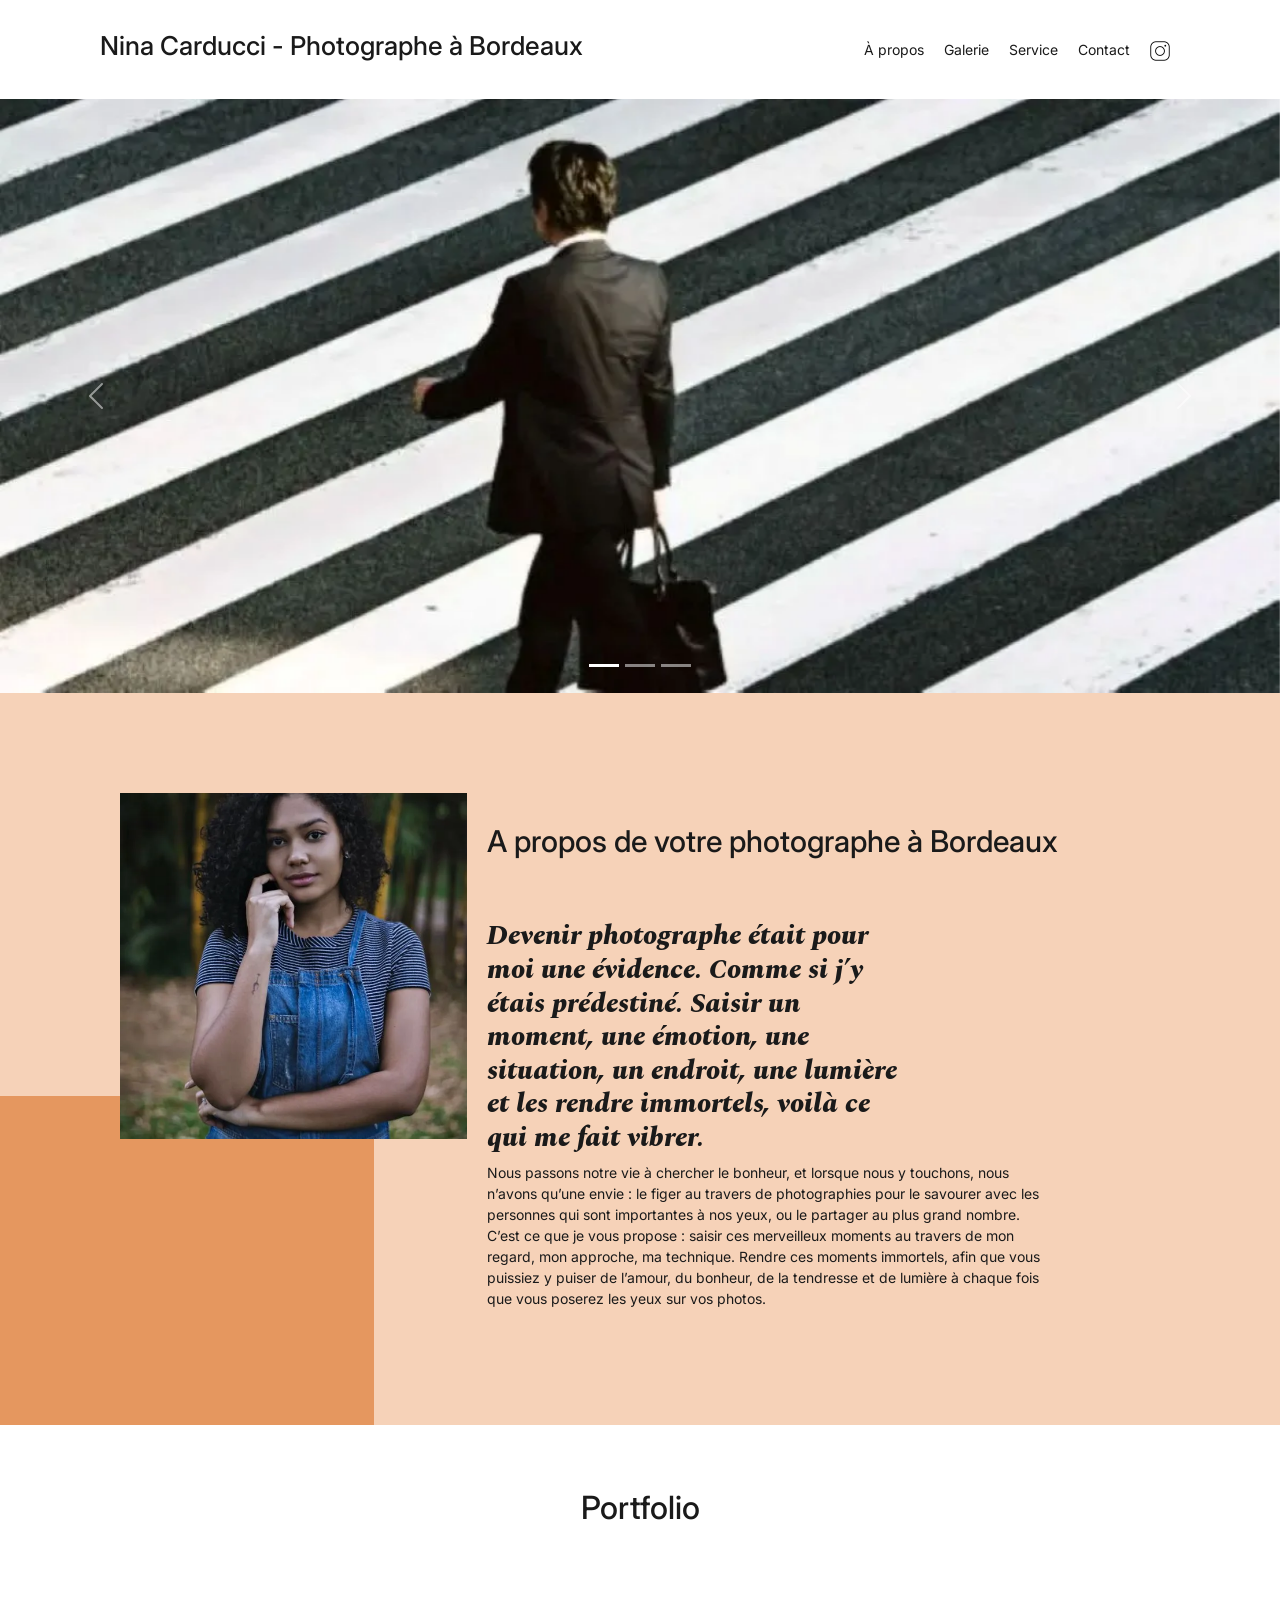
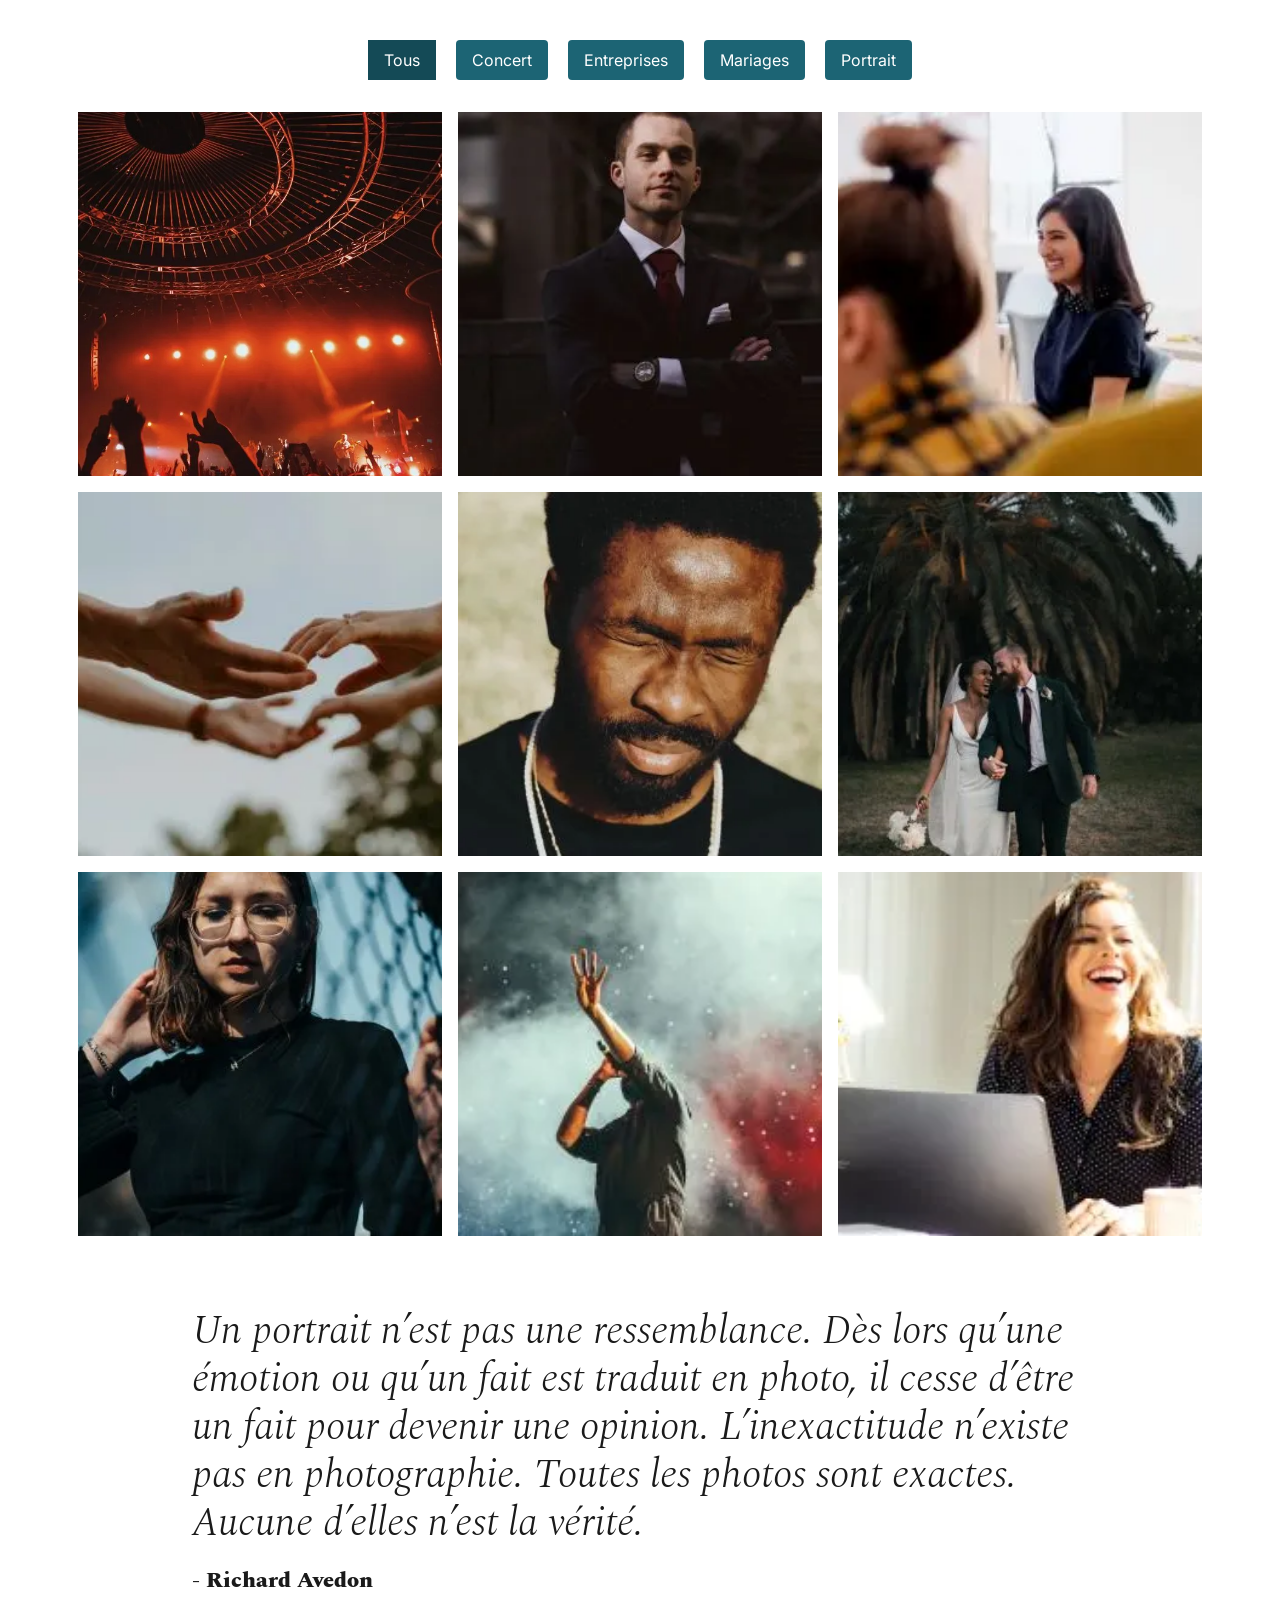
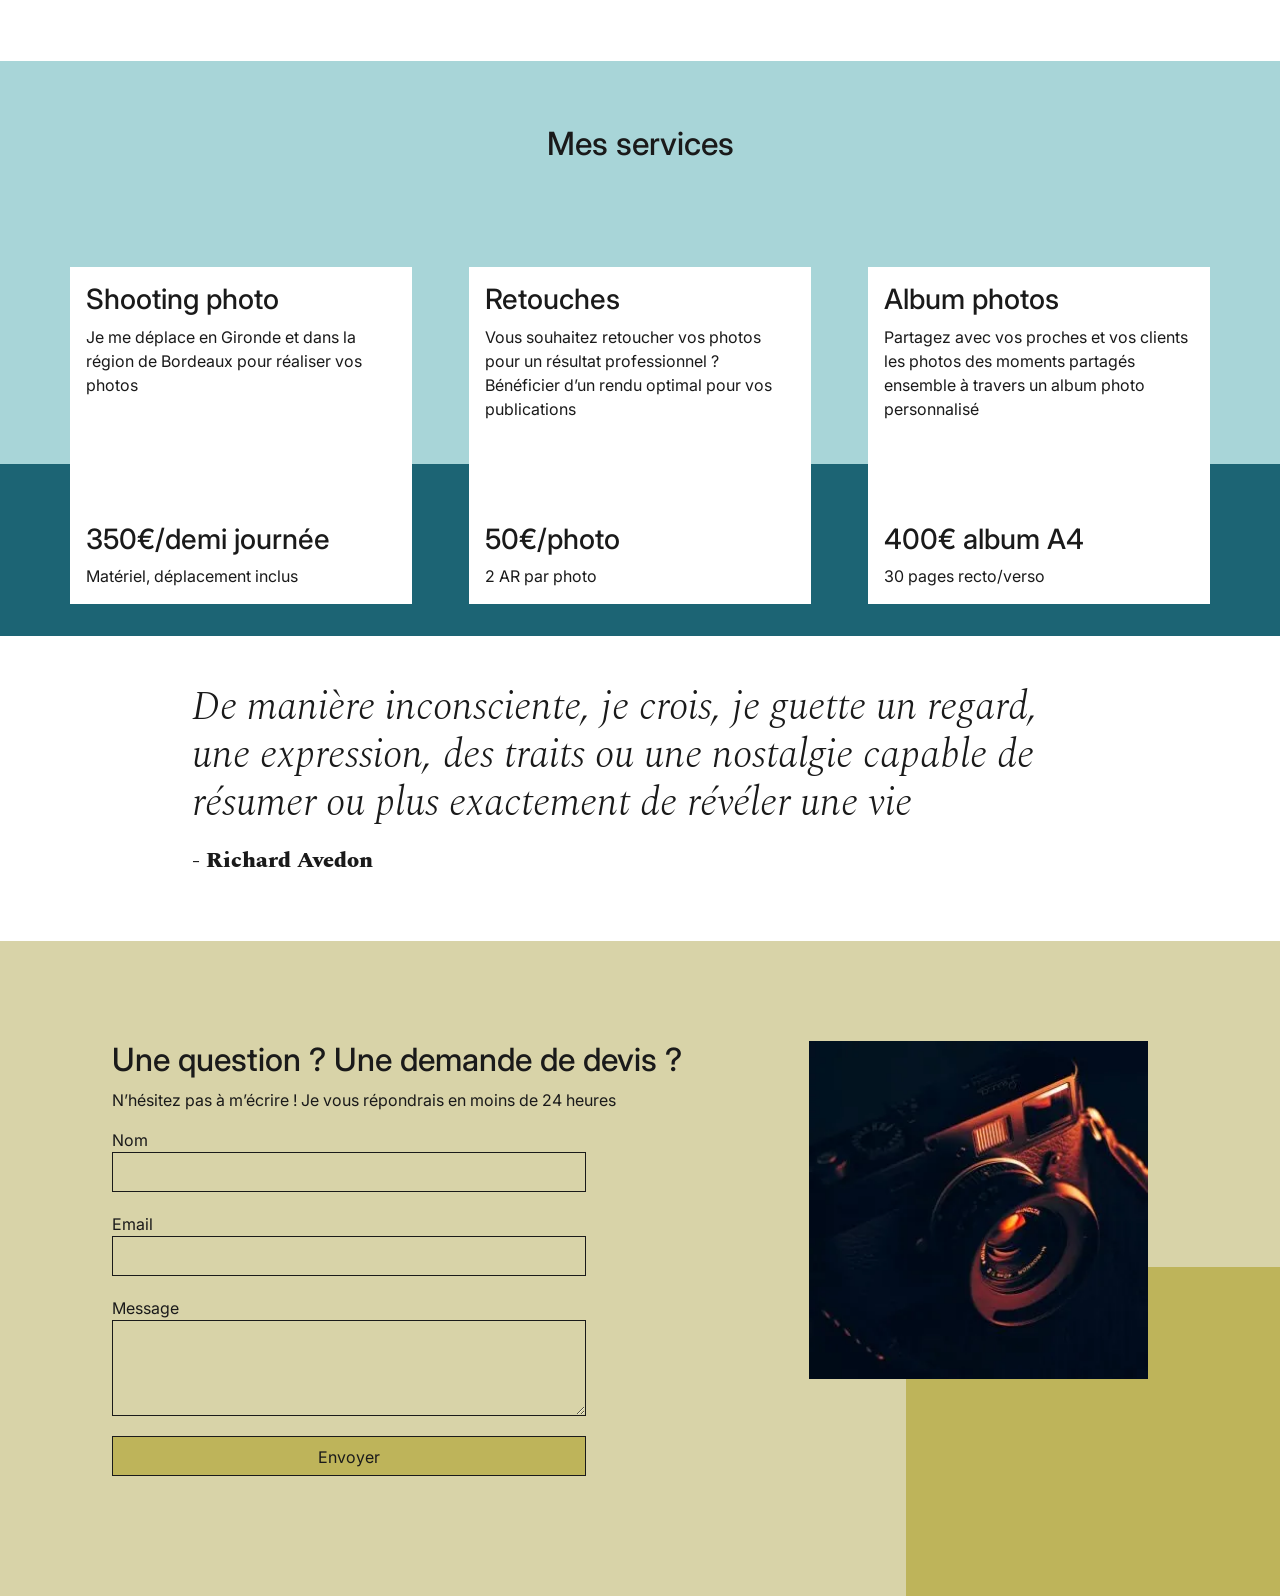
<file: index.html>
<!DOCTYPE html>
<html lang="fr">
<head>
	<meta charset="UTF-8">
	<meta name="viewport" content="width=device-width, initial-scale=1.0">

	<title>Nina Carducci - Photographe professionnelle à Bordeaux</title>
	<meta name="description" content="Nina Carducci, photographe professionnelle à Bordeaux spécialisée dans les portraits, mariages, concerts et événements. Découvrez son portfolio et ses services.">

	<link rel="canonical" href="https://nina-carducci.fr/">

	<meta property="og:title" content="Nina Carducci - Photographe professionnelle à Bordeaux">
	<meta property="og:description" content="Portfolio de photographie à Bordeaux.">
	<meta property="og:type" content="website">
	<meta property="og:image" content="https://nina-carducci.fr/assets/images/preview.jpg">
	<meta property="og:locale" content="fr_FR">

  <meta name="twitter:card" content="summary_large_image">
  <meta name="twitter:title" content="Nina Carducci - Photographe professionnelle à Bordeaux">
  <meta name="twitter:description" content="Découvrez le portfolio et les services de Nina Carducci, photographe professionnelle spécialisée dans les portraits, mariages et événements à Bordeaux.">
  <meta name="twitter:image" content="https://nina-carducci.fr/assets/images/preview.jpg">

	<link rel="preconnect" href="https://fonts.googleapis.com">
	<link rel="preconnect" href="https://fonts.gstatic.com" crossorigin>

	<link rel="preload" href="https://fonts.googleapis.com/css2?family=Inter&family=Spectral:ital,wght@0,400;1,300;1,400;1,800&display=swap" as="style" onload="this.onload=null;this.rel='stylesheet'">
	<link href="https://fonts.googleapis.com/css2?family=Inter&family=Spectral:ital,wght@0,400;1,300;1,400;1,800&display=swap" rel="stylesheet">

	<link rel="stylesheet" href="./assets/bootstrap/bootstrap.min.css">
	<link rel="stylesheet" href="./assets/style.min.css">

	<script src="./assets/bootstrap/bootstrap.bundle.min.js" defer></script>
	<script src="https://code.jquery.com/jquery-3.4.1.min.js" defer></script>
	<script src="./assets/maugallery.min.js" defer></script>

	<script src="./assets/scripts.min.js" defer></script>

<script type="application/ld+json">
{
  "@context": "https://schema.org",
  "@type": "LocalBusiness",
  "additionalType": "Photographer",
  "name": "Nina Carducci",
  "image": "https://nina-carducci.fr/assets/images/preview.jpg",
  "url": "https://nina-carducci.fr/",
  "telephone": "+33556677889",
  "description": "Photographe professionnelle spécialisée dans les portraits, mariages, concerts et événements à Bordeaux.",
  "priceRange": "€€",
  "address": {
    "@type": "PostalAddress",
    "streetAddress": "68 avenue Alsace-Lorraine",
    "postalCode": "33200",
    "addressLocality": "Bordeaux",
    "addressCountry": "FR"
  },
  "areaServed": {
    "@type": "Place",
    "name": "Bordeaux"
  },
  "openingHoursSpecification": [
    {
      "@type": "OpeningHoursSpecification",
      "dayOfWeek": [
        "Monday",
        "Tuesday",
        "Wednesday",
        "Thursday",
        "Friday"
      ],
      "opens": "10:00",
      "closes": "19:00"
    }
  ],
  "sameAs": [
    "https://www.instagram.com/ninacarducci.photo/"
  ]
}
</script>
</head>
<body>

<header>
<div class="top-header">
	<h1 class="name">Nina Carducci - Photographe à Bordeaux</h1>
	<div class="nav">   
		<ul>
			<li><a href="#about">À propos</a></li>
			<li><a href="#gallery">Galerie</a></li>
			<li><a href="#services">Service</a></li>
			<li><a href="#contact">Contact</a></li>
			<li><a class="social-link" href="https://www.instagram.com/ninacarducci.photo/?hl=fr" target="_blank"><img src="assets/images/logo-instagram_resultat.webp" alt="Logo instagram."></a></li>
		</ul>
	</div>
</div>
<div id="header">

	<div id="carouselExampleIndicators" class="carousel slide" data-bs-ride="carousel">
		<div class="carousel-indicators">
			<button type="button" data-bs-target="#carouselExampleIndicators" data-bs-slide-to="0" class="active" aria-current="true" aria-label="Slide 1"></button>
			<button type="button" data-bs-target="#carouselExampleIndicators" data-bs-slide-to="1" aria-label="Slide 2"></button>
			<button type="button" data-bs-target="#carouselExampleIndicators" data-bs-slide-to="2" aria-label="Slide 3"></button>
		</div>
		<div class="carousel-inner">

  <div class="carousel-item active">
    <img 
      src="./assets/images/slider/homme-en-costume-886w.webp"
      srcset="
        ./assets/images/slider/homme-en-costume-600w.webp 600w,
        ./assets/images/slider/homme-en-costume-886w.webp 886w,
        ./assets/images/slider/homme-en-costume-1200w.webp 1200w"
      sizes="100vw"
      class="d-block w-100"
      alt="Un homme vêtu d’un costume sombre, de dos, traversant un passage piéton"
      fetchpriority="high"
    >
  </div>

  <div class="carousel-item">
    <img 
      src="./assets/images/slider/foule-gradin-encouragement-886w.webp"
      srcset="
        ./assets/images/slider/foule-gradin-encouragement-600w.webp 600w,
        ./assets/images/slider/foule-gradin-encouragement-886w.webp 886w,
        ./assets/images/slider/foule-gradin-encouragement-1200w.webp 1200w"
      sizes="100vw"
      class="d-block w-100"
      alt="Un groupe d'hommes au sein d'une tribune en train d'encourager une équipe."
    >
  </div>

  <div class="carousel-item">
    <img 
      src="./assets/images/slider/couple-baiser-mariage-886w.webp"
      srcset="
        ./assets/images/slider/couple-baiser-mariage-600w.webp 600w,
        ./assets/images/slider/couple-baiser-mariage-886w.webp 886w,
        ./assets/images/slider/couple-baiser-mariage-1200w.webp 1200w"
      sizes="100vw"
      class="d-block w-100"
      alt="Un couple de mariés s'embrassant au centre d'une haie d'honneur faite par leurs invités."
    >
  </div>

</div>
  <button class="carousel-control-prev" type="button" data-bs-target="#carouselExampleIndicators" data-bs-slide="prev" aria-label="Précédent">
    <span class="carousel-control-prev-icon" aria-hidden="true"></span>
   </button>
   <button class="carousel-control-next" type="button" data-bs-target="#carouselExampleIndicators" data-bs-slide="next" aria-label="Suivant">
      <span class="carousel-control-next-icon" aria-hidden="true"></span>
    </button>
	</div>
</div>
</header>
<main>
<div id="about">
	<div class="picture left">
		<img src="./assets/images/nina_photographe-600w_resultat.webp" alt="Portrait de Nina Carducci, photographe professionnelle spécialisée mariage et portrait à Bordeaux.">
	</div>
	<div id="about-me">
		<h2 class="about-me__title">A propos de votre photographe à Bordeaux</h2>
		<h3 class="about-me__introduction">Devenir photographe était pour moi une évidence. Comme si j’y étais prédestiné. Saisir un moment, une émotion, une situation, un endroit, une lumière et les rendre immortels, voilà ce qui me fait vibrer.</h3>
		<p>Nous passons notre vie à chercher le bonheur, et lorsque nous y touchons, nous n’avons qu’une envie : le figer au travers de photographies pour le savourer avec les personnes qui sont importantes à nos yeux, ou le partager au plus grand nombre.
			C’est ce que je vous propose : saisir ces merveilleux moments au travers de mon regard, mon approche, ma technique. Rendre ces moments immortels, afin que vous puissiez y puiser de l’amour, du bonheur, de la tendresse et de lumière à chaque fois que vous poserez les yeux sur vos photos.</p>
	</div>
</div>
<div id="gallery">
	<h2 class="title">Portfolio</h2>
	<div class="container py-3">
		<div class="gallery" style="display: none">
<img 
  data-gallery-tag="Concert"
  class="gallery-item"
  src="./assets/images/gallery/concerts/concert-scene-plafond-1200w_resultat.webp"
  srcset="
    ./assets/images/gallery/concerts/concert-scene-plafond-224w_resultat.webp 224w,
    ./assets/images/gallery/concerts/concert-scene-plafond-600w.webp 600w,
    ./assets/images/gallery/concerts/concert-scene-plafond-1200w_resultat.webp 1200w"
  sizes="(max-width: 600px) 300px, 300px"
  width="300"
  height="200"
  loading="lazy"
  alt="Une scène de concert montrant des jeux de lumières et les bras des spectateurs en l'air."
>

<img 
  data-gallery-tag="Entreprises"
  class="gallery-item"
  src="./assets/images/gallery/entreprise/homme-costume-bras_croisé-600w_resultat.webp"
  srcset="
    ./assets/images/gallery/entreprise/homme-costume-bras_croisé-300w_resultat.webp 300w,
    ./assets/images/gallery/entreprise/homme-costume-bras_croisé-600w_resultat.webp 600w"
  sizes="(max-width: 600px) 300px, 300px"
  width="300"
  height="200"
  loading="lazy"
  alt="Le portrait d'un homme souriant en costume noir."
>

<img 
  data-gallery-tag="Entreprises"
  class="gallery-item"
  src="./assets/images/gallery/entreprise/femme-sourire-travail-chaise-600w_resultat.webp"
  srcset="
    ./assets/images/gallery/entreprise/femme-sourire-travail-chaise-300w_resultat.webp 300w,
    ./assets/images/gallery/entreprise/femme-sourire-travail-chaise-600w_resultat.webp 600w"
  sizes="(max-width: 600px) 300px, 300px"
  width="300"
  height="200"
  loading="lazy"
  alt="Une femme brune assise sur une chaise, la femme rit."
>

<img 
  data-gallery-tag="Mariages"
  class="gallery-item"
  src="./assets/images/gallery/mariage/mariés-mains-alliances-uni-600w_resultat.webp"
  srcset="
    ./assets/images/gallery/mariage/mariés-mains-alliances-uni-300w_resultat.webp 300w,
    ./assets/images/gallery/mariage/mariés-mains-alliances-uni-600w_resultat.webp 600w"
  sizes="(max-width: 600px) 300px, 300px"
  width="300"
  height="200"
  loading="lazy"
  alt="Une photo de mariage montrant les mains des mariés se touchant des bouts des doigts."
>

<img 
  data-gallery-tag="Portrait"
  class="gallery-item"
  src="./assets/images/gallery/portraits/portrait-homme-sourire-yeux_fermer-600w_resultat.webp"
  srcset="
    ./assets/images/gallery/portraits/portrait-homme-sourire-yeux_fermer-300w_resultat.webp 300w,
    ./assets/images/gallery/portraits/portrait-homme-sourire-yeux_fermer-600w_resultat.webp 600w"
  sizes="(max-width: 600px) 300px, 300px"
  width="300"
  height="200"
  loading="lazy"
  alt="Un homme pris en photo de près fermant les yeux."
>

<img 
  data-gallery-tag="Mariages"
  class="gallery-item"
  src="./assets/images/gallery/mariage/couple-marié-palmier-en-fond-rire-600w_resultat.webp"
  srcset="
    ./assets/images/gallery/mariage/couple-marié-palmier-en-fond-rire-300w_resultat.webp 300w,
    ./assets/images/gallery/mariage/couple-marié-palmier-en-fond-rire-600w_resultat.webp 600w"
  sizes="(max-width: 600px) 300px, 300px"
  width="300"
  height="200"
  loading="lazy"
  alt="Un couple de mariés souriant en tenue de mariage avec un palmier en fond."
>

<img 
  data-gallery-tag="Portrait"
  class="gallery-item"
  src="./assets/images/gallery/portraits/portrait-femme-regard_vide-lunette-grillage-600w_resultat.webp"
  srcset="
    ./assets/images/gallery/portraits/portrait-femme-regard_vide-lunette-grillage-300w_resultat.webp 300w,
    ./assets/images/gallery/portraits/portrait-femme-regard_vide-lunette-grillage-600w_resultat.webp 600w"
  sizes="(max-width: 600px) 300px, 300px"
  width="300"
  height="200"
  loading="lazy"
  alt="Une femme prise en photo à travers un grillage."
>

<img 
  data-gallery-tag="Concert"
  class="gallery-item"
  src="./assets/images/gallery/concerts/chanteur-concert-fumée-lumière-600w_resultat.webp"
  srcset="
    ./assets/images/gallery/concerts/chanteur-concert-fumée-lumière-300w_resultat.webp 300w,
    ./assets/images/gallery/concerts/chanteur-concert-fumée-lumière-600w_resultat.webp 600w"
  sizes="(max-width: 600px) 300px, 300px"
  width="300"
  height="200"
  loading="lazy"
  alt="Un chanteur pris en photo sur scène avec des jeux de fumées et de lumières."
>

<img 
  data-gallery-tag="Entreprises"
  class="gallery-item"
  src="./assets/images/gallery/entreprise/femme-sourire-travail-bureau-ordinateur-600w_resultat.webp"
  srcset="
    ./assets/images/gallery/entreprise/femme-sourire-travail-bureau-ordinateur-300w_resultat.webp 300w,
    ./assets/images/gallery/entreprise/femme-sourire-travail-bureau-ordinateur-600w_resultat.webp 600w"
  sizes="(max-width: 600px) 300px, 300px"
  width="300"
  height="200"
  loading="lazy"
  alt="Une femme souriante prise en photo à son bureau derrière son ordinateur."
>
		</div>
	</div>
	<div class="quote">
		<figure>
			<blockquote>
				<h1 class="quote__text">Un portrait n’est pas une ressemblance. Dès lors qu’une émotion ou qu’un fait est traduit en photo, il cesse d’être un fait pour devenir une opinion. L’inexactitude n’existe pas en photographie. Toutes les photos sont exactes. Aucune d’elles n’est la vérité.</h1>
			</blockquote>
			<figcaption class="quote__author">- Richard Avedon</figcaption>
		</figure>
	</div>
</div>
<div id="services">
	<h2 class="title">Mes services</h2>
	<div class="container">
		<div class="service">
			<div class="service__description">
				<h3>Shooting photo</h3>
        <p>Je me déplace en Gironde et dans la région de Bordeaux pour réaliser vos photos</p>
			</div>
			<div class="service__price">
				<h3>350€/demi journée</h3>
				<span>Matériel, déplacement inclus</span>
			</div>

		</div>
		<div class="service">
			<div class="service__description">
				<h3>Retouches</h3>
				<p>Vous souhaitez retoucher vos photos pour un résultat professionnel ? Bénéficier d’un rendu optimal pour vos publications</p>
			</div>
			<div class="service__price">
				<h3>50€/photo</h3>
				<span>2 AR par photo</span>
			</div>
		</div>
		<div class="service">
			<div class="service__description">
				<h3>Album photos</h3>
				<p>Partagez avec vos proches et vos clients les photos des moments partagés ensemble à travers un album photo personnalisé</p>
			</div>
			<div class="service__price">
				<h3>400€ album A4</h3>
				<span>30 pages recto/verso</span>
			</div>
		</div>
	</div>
</div>
<div class="quote">
	<figure>
		<blockquote>
			<h1 class="quote__text">De manière inconsciente, je crois, je guette un regard, une expression, des traits ou une nostalgie capable de résumer ou plus exactement de révéler une vie</h1>
		</blockquote>
		<figcaption class="quote__author">- Richard Avedon</figcaption>
	</figure>
</div>
</main>
<footer>
<div id="contact">
	<div class="container">
		<div class="form-container">
			<h2>Une question ? Une demande de devis ?</h2>
			<p> N’hésitez pas à m’écrire ! Je vous répondrais en moins de 24 heures</p>
      <form action="https://formspree.io/f/XXXX" method="post">
        	<label for="nom">Nom</label>
  				<input type="text" name="nom" id="nom">

  				<label for="email">Email</label>
  				<input type="email" name="email" id="email">

  				<label for="message">Message</label>
  				<textarea name="message" id="message" cols="30" rows="10"></textarea>

  				<input type="submit" value="Envoyer">
			</form>
		</div>
		<div class="picture right">
			<img src="./assets/images/camera_331w.webp" alt="Un appareil photo pris en photo de près avec des nuances de couleur grâce au soleil.">
		</div>
	</div>
</div>
</footer>
</body>
</html>
</file>
<file: assets/style.min.css>
.nav a,.nav-pills .nav-link,.quote__author,.quote__text,body,input[type=submit]{color:#1a1a1a}.nav a:focus,.nav a:hover{color:#000;text-decoration:underline}.nav-pills .nav-link{color:#fff;background-color:#1c6474}.about-me__introduction,.quote,.quote__text{font-style:italic;font-family:Spectral}.quote,.quote__author,.quote__text{font-family:Spectral}.service,.top-header{background-color:#fff;display:flex}#about,#contact{padding-inline:100px;padding-block:100px}.picture.left::before,.picture.right::before{content:" ";width:374px;height:329px;bottom:0;z-index:-1}#about,#contact .container,.mg-next,.mg-prev,.nav ul,.service,.top-header,form{display:flex}body{max-width:1920px;margin:auto}*{font-family:Inter;font-style:normal}.top-header{position:sticky;top:0;z-index:1000;justify-content:space-between;padding-inline:100px;padding-block:30px;align-items:center}#about,#contact,#services,.item-column{position:relative}.top-header .name{font-size:26px}.nav ul{list-style-type:none;font-size:14px;margin-bottom:0}.nav li{padding-inline:10px}.nav a{text-decoration:none}.social-link img{width:20px}#about{background-color:#f6d2b8}.picture.left::before{background-color:#e5975f;position:absolute;left:0}.picture{flex:1;margin:0 20px;z-index:0}.picture img{width:100%}#about-me,.form-container{flex:2}.about-me__title{margin-top:1em;margin-bottom:60px;font-size:30px}.about-me__introduction{font-weight:800;width:60%}#about-me p{width:80%;font-size:14px}.title{text-align:center;padding-block:2em}.gallery .nav{justify-content:center}.nav-pills .nav-link.active,.nav-pills .show>.nav-link{color:#fff;background-color:#144a56;border-radius:0}.item-column{margin-bottom:0!important;padding:0}.item-column::after{content:"";display:block;padding-bottom:100%}.gallery-item{position:absolute;width:100%;height:100%;object-fit:cover;padding:.5em;cursor:pointer;}.mg-next,.mg-prev{width:30px;height:30px;border-radius:00%;justify-content:center;align-items:center;font-size:24px}form input,form textarea{width:100%;background-color:transparent;border:1px solid #1a1a1a;margin-bottom:20px;color:#1a1a1a}.quote{width:70%;margin:auto;padding-block:3em}.quote__text{font-weight:300}.quote__author{font-weight:800;font-size:22px}#services{margin:auto;background-color:#a8d5d8}#services .container::before{content:" ";background-color:#1c6474;position:absolute;width:100%;height:30%;bottom:0;left:0;z-index:0}#services .container{justify-content:space-between;display:flex;padding:2em 0}.service{max-width:390px;width:30%;height:337px;padding:1em;flex-direction:column;justify-content:space-between;z-index:1}#contact{margin:auto;background-color:#d8d3a8}.picture.right::before{background-color:#beb45a;position:absolute;right:0}form{flex-direction:column;width:70%;align-items:flex-start}form input{height:2.5em}form textarea{height:5em;line-height:2.5em;font-size:1.2em}input[type=submit]{background-color:#beb45a;padding:.5em 1em}@media all and (max-width:1180px){.picture{flex:2}#about,#contact .container{align-items:center}.about-me__title{margin-top:0;margin-bottom:1em}#about-me h6,#about-me p{width:100%}}@media all and (max-width:1000px){.picture.left::before,.picture.right::before{height:30%;position:absolute;z-index:-1;width:100%}#about,#contact .container,#services .container{flex-direction:column}.picture{width:50%}.picture.left::before{bottom:auto;top:0;left:0}.about-me__title{text-align:center;margin-top:1em}.service{width:100%;max-width:100%;height:auto;margin:2em 0}.service__description{margin-bottom:1em}#services .container::before{width:30%;height:100%;bottom:0;right:0;left:auto;z-index:0}#contact .picture.right{margin-top:1em}.picture.right::before{bottom:0;right:0}}@media all and (max-width:650px){.top-header{flex-direction:column;padding-inline:0}.top-header .nav,.top-header .nav ul{width:100%;padding:0}.top-header .nav li{flex:1;padding-block:1em;text-align:center}.picture.left::before,.picture.right::before{height:150px}#services .container{align-items:center}.service{max-width:90%}#about,#contact{padding-inline:2em;padding-block:2em}form{width:100%}.picture{width:80%}}
</file>
